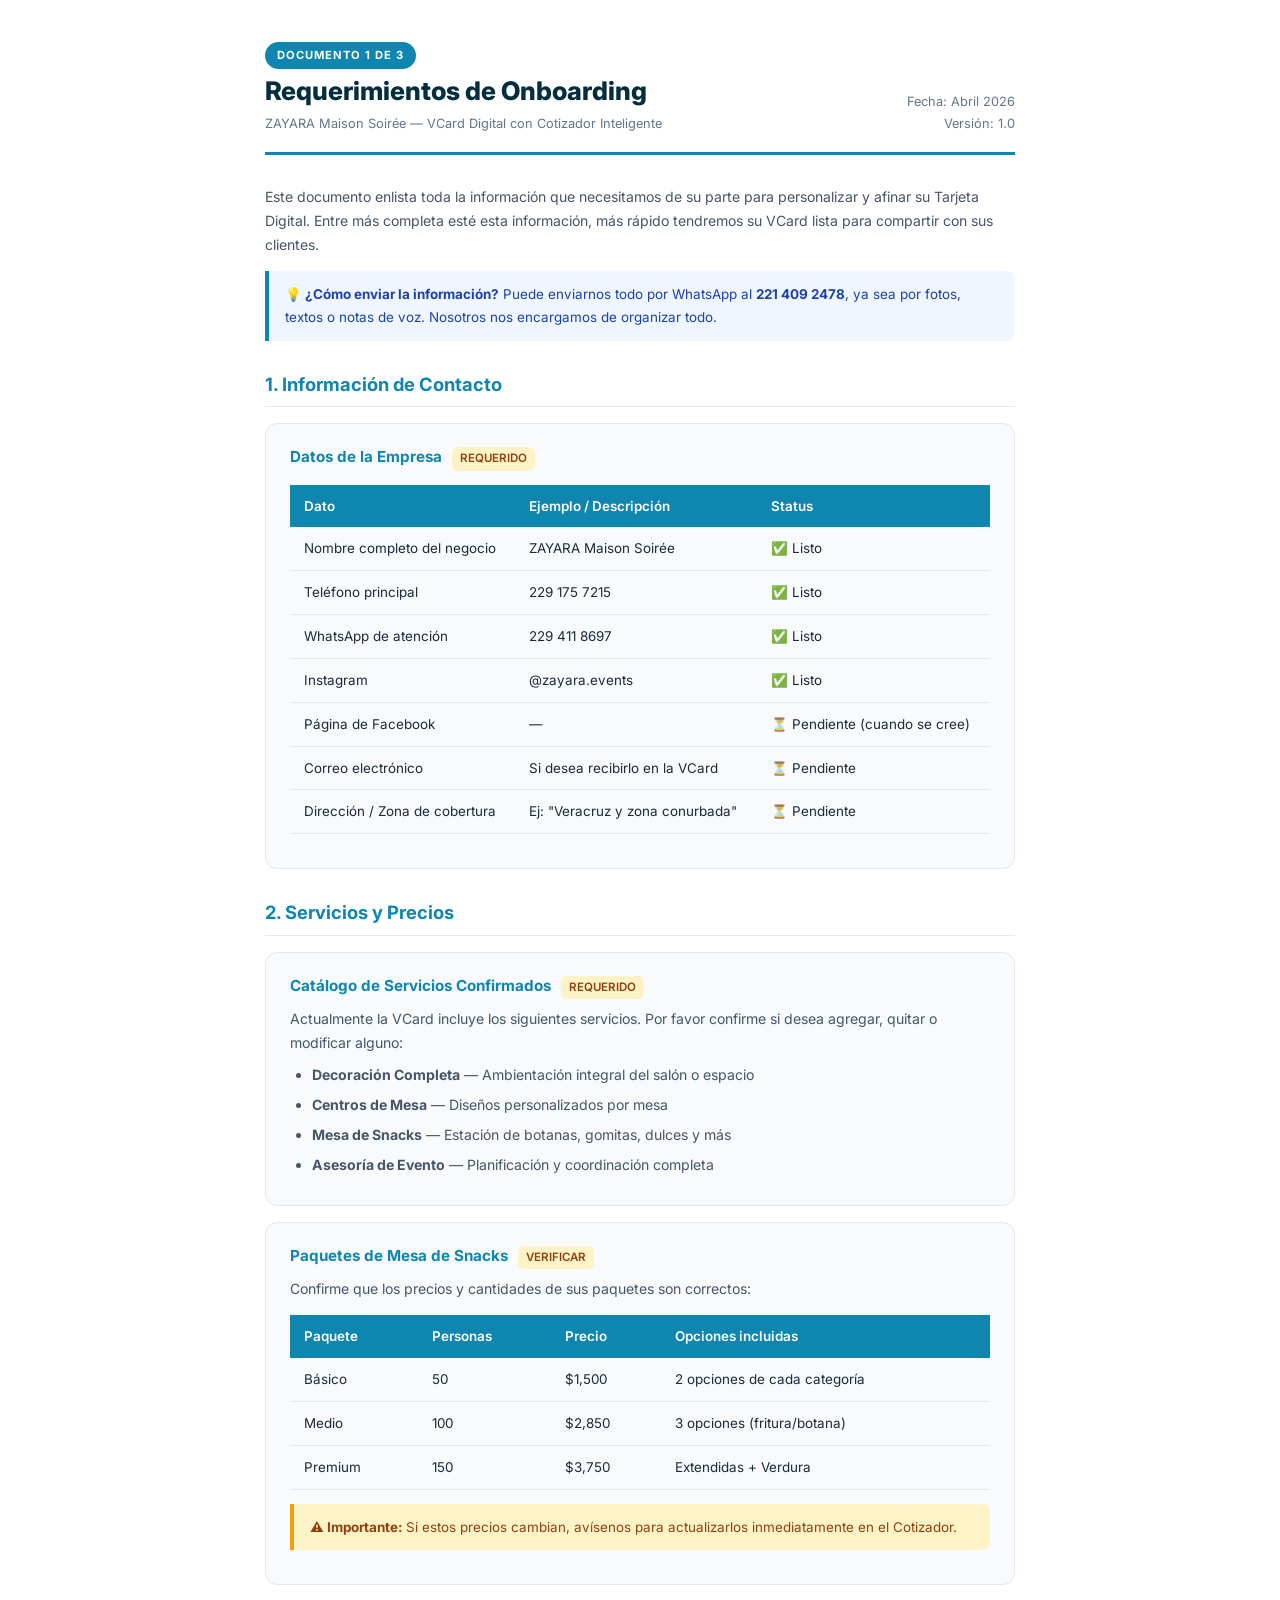
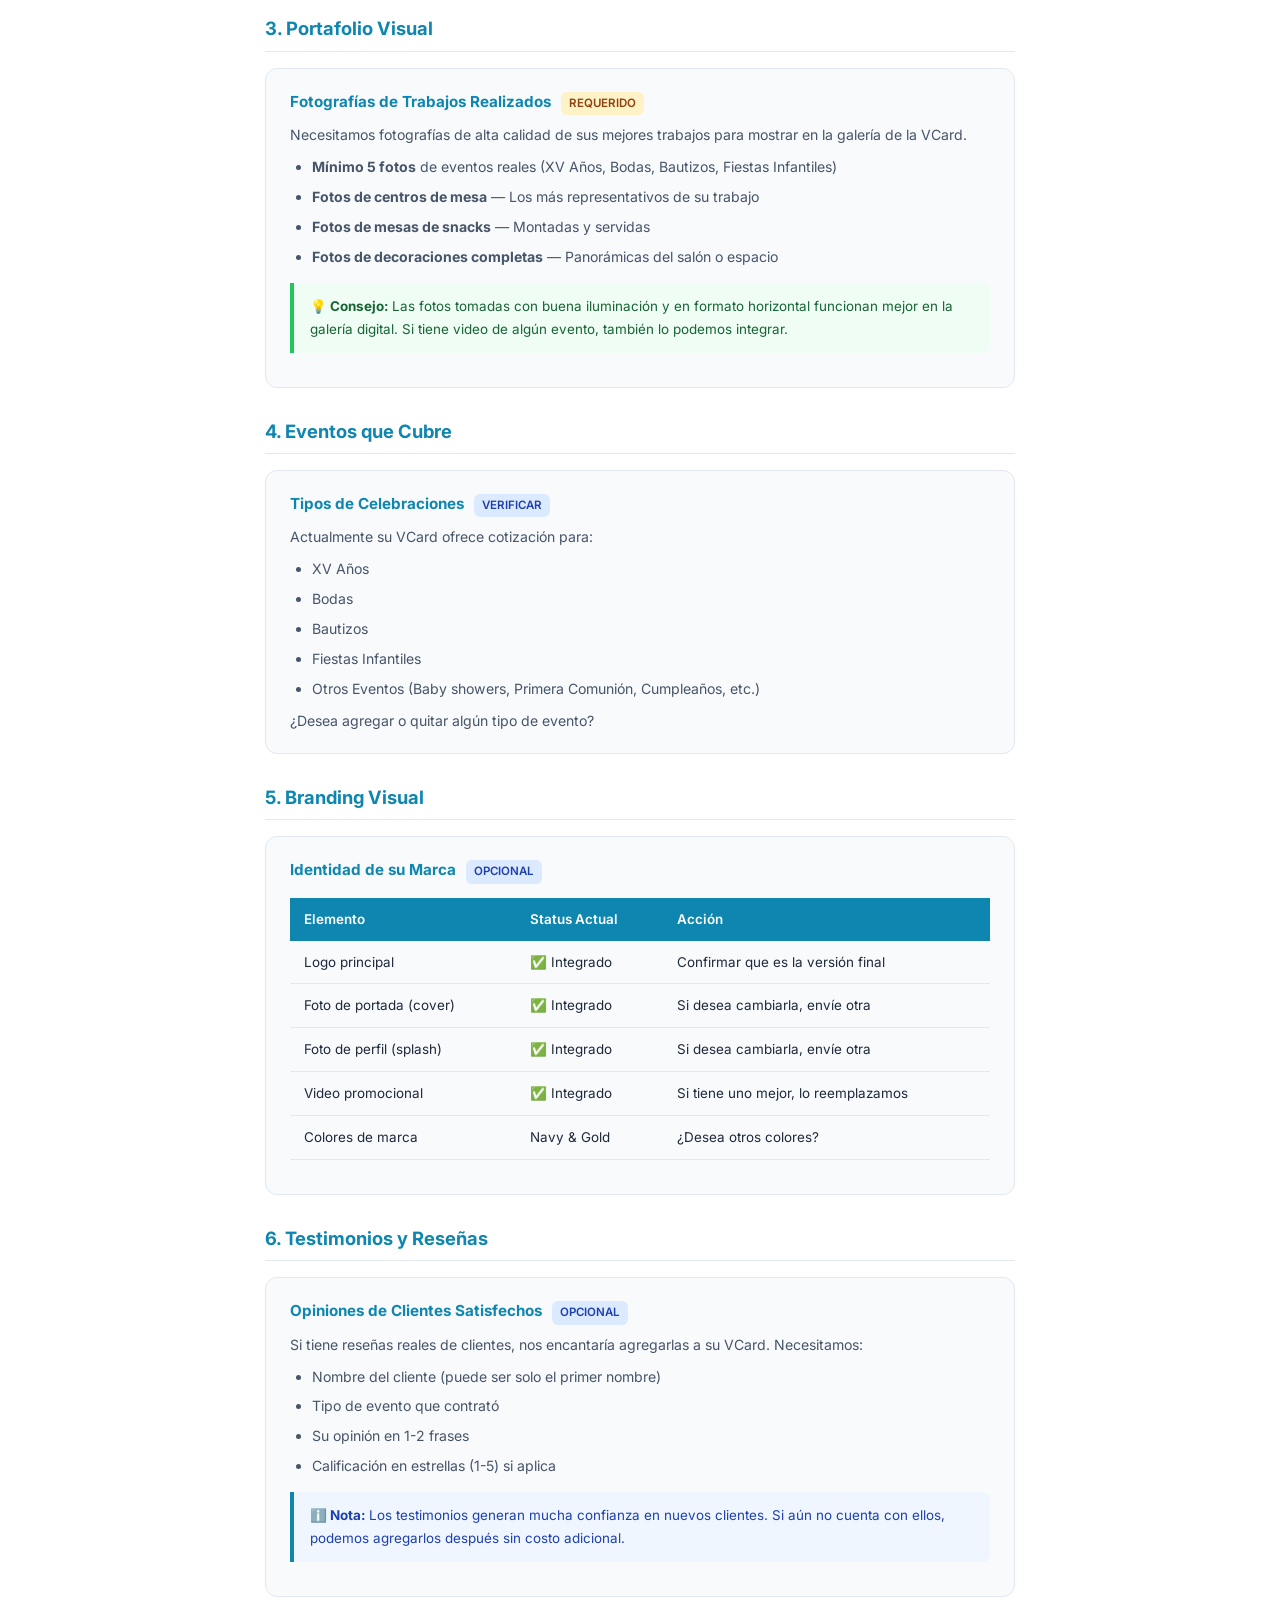
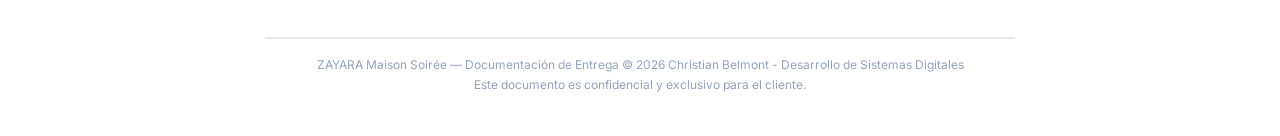
<file: Documentos_Cliente/01_Requerimientos_Onboarding.html>
<!DOCTYPE html>
<html lang="es">
<head>
<meta charset="UTF-8">
<title>ZAYARA Maison Soirée — Requerimientos de Onboarding</title>
<style>
  @import url('https://fonts.googleapis.com/css2?family=Inter:wght@300;400;600;700;800&display=swap');
  * { margin:0; padding:0; box-sizing:border-box; }
  @page { size: letter; margin: 2cm 2.5cm; }
  body { font-family:'Inter',sans-serif; color:#1e293b; line-height:1.7; padding:40px 50px; max-width:850px; margin:0 auto; }
  .header { border-bottom:3px solid #0e86b0; padding-bottom:18px; margin-bottom:30px; display:flex; justify-content:space-between; align-items:flex-end; }
  .header h1 { font-size:1.6rem; font-weight:800; color:#042d3d; }
  .header .sub { font-size:0.8rem; color:#64748b; }
  .badge { display:inline-block; background:#0e86b0; color:white; padding:4px 12px; border-radius:20px; font-size:0.7rem; font-weight:700; letter-spacing:1px; text-transform:uppercase; }
  h2 { font-size:1.15rem; font-weight:700; color:#0e86b0; margin:28px 0 12px; padding-bottom:6px; border-bottom:1px solid #e2e8f0; }
  h3 { font-size:0.95rem; font-weight:700; color:#334155; margin:18px 0 8px; }
  p, li { font-size:0.88rem; color:#475569; }
  ul, ol { padding-left:22px; margin:8px 0; }
  li { margin:6px 0; }
  .section-card { background:#f8fafc; border:1px solid #e2e8f0; border-radius:12px; padding:20px 24px; margin:16px 0; page-break-inside:avoid; }
  .section-card h3 { margin-top:0; color:#0e86b0; }
  .req-tag { display:inline-block; background:#fef3c7; color:#92400e; padding:2px 8px; border-radius:6px; font-size:0.72rem; font-weight:600; margin-left:6px; }
  .opt-tag { display:inline-block; background:#dbeafe; color:#1e40af; padding:2px 8px; border-radius:6px; font-size:0.72rem; font-weight:600; margin-left:6px; }
  .tip { background:#f0fdf4; border-left:4px solid #22c55e; padding:12px 16px; border-radius:0 8px 8px 0; margin:14px 0; font-size:0.84rem; color:#166534; }
  .warn { background:#fef3c7; border-left:4px solid #f59e0b; padding:12px 16px; border-radius:0 8px 8px 0; margin:14px 0; font-size:0.84rem; color:#92400e; }
  .note { background:#eff6ff; border-left:4px solid #0e86b0; padding:12px 16px; border-radius:0 8px 8px 0; margin:14px 0; font-size:0.84rem; color:#1e40af; }
  table { width:100%; border-collapse:collapse; margin:14px 0; font-size:0.84rem; }
  th { background:#0e86b0; color:white; padding:10px 14px; text-align:left; font-weight:600; }
  td { padding:10px 14px; border-bottom:1px solid #e2e8f0; }
  tr:nth-child(even) td { background:#f8fafc; }
  .footer { margin-top:40px; padding-top:16px; border-top:2px solid #e2e8f0; font-size:0.75rem; color:#94a3b8; text-align:center; }
  @media print { body { padding:0; } .section-card { break-inside:avoid; } }
</style>
</head>
<body>

  <div class="header">
    <div>
      <span class="badge">Documento 1 de 3</span>
      <h1>Requerimientos de Onboarding</h1>
      <p class="sub">ZAYARA Maison Soirée — VCard Digital con Cotizador Inteligente</p>
    </div>
    <div style="text-align:right;">
      <p class="sub">Fecha: Abril 2026</p>
      <p class="sub">Versión: 1.0</p>
    </div>
  </div>

  <p>Este documento enlista toda la información que necesitamos de su parte para personalizar y afinar su Tarjeta Digital. Entre más completa esté esta información, más rápido tendremos su VCard lista para compartir con sus clientes.</p>

  <div class="note">
    <strong>💡 ¿Cómo enviar la información?</strong> Puede enviarnos todo por WhatsApp al <strong>221 409 2478</strong>, ya sea por fotos, textos o notas de voz. Nosotros nos encargamos de organizar todo.
  </div>

  <!-- SECCIÓN 1 -->
  <h2>1. Información de Contacto</h2>
  <div class="section-card">
    <h3>Datos de la Empresa <span class="req-tag">REQUERIDO</span></h3>
    <table>
      <tr><th>Dato</th><th>Ejemplo / Descripción</th><th>Status</th></tr>
      <tr><td>Nombre completo del negocio</td><td>ZAYARA Maison Soirée</td><td>✅ Listo</td></tr>
      <tr><td>Teléfono principal</td><td>229 175 7215</td><td>✅ Listo</td></tr>
      <tr><td>WhatsApp de atención</td><td>229 411 8697</td><td>✅ Listo</td></tr>
      <tr><td>Instagram</td><td>@zayara.events</td><td>✅ Listo</td></tr>
      <tr><td>Página de Facebook</td><td>—</td><td>⏳ Pendiente (cuando se cree)</td></tr>
      <tr><td>Correo electrónico</td><td>Si desea recibirlo en la VCard</td><td>⏳ Pendiente</td></tr>
      <tr><td>Dirección / Zona de cobertura</td><td>Ej: "Veracruz y zona conurbada"</td><td>⏳ Pendiente</td></tr>
    </table>
  </div>

  <!-- SECCIÓN 2 -->
  <h2>2. Servicios y Precios</h2>
  <div class="section-card">
    <h3>Catálogo de Servicios Confirmados <span class="req-tag">REQUERIDO</span></h3>
    <p>Actualmente la VCard incluye los siguientes servicios. Por favor confirme si desea agregar, quitar o modificar alguno:</p>
    <ul>
      <li><strong>Decoración Completa</strong> — Ambientación integral del salón o espacio</li>
      <li><strong>Centros de Mesa</strong> — Diseños personalizados por mesa</li>
      <li><strong>Mesa de Snacks</strong> — Estación de botanas, gomitas, dulces y más</li>
      <li><strong>Asesoría de Evento</strong> — Planificación y coordinación completa</li>
    </ul>
  </div>

  <div class="section-card">
    <h3>Paquetes de Mesa de Snacks <span class="req-tag">VERIFICAR</span></h3>
    <p>Confirme que los precios y cantidades de sus paquetes son correctos:</p>
    <table>
      <tr><th>Paquete</th><th>Personas</th><th>Precio</th><th>Opciones incluidas</th></tr>
      <tr><td>Básico</td><td>50</td><td>$1,500</td><td>2 opciones de cada categoría</td></tr>
      <tr><td>Medio</td><td>100</td><td>$2,850</td><td>3 opciones (fritura/botana)</td></tr>
      <tr><td>Premium</td><td>150</td><td>$3,750</td><td>Extendidas + Verdura</td></tr>
    </table>
    <div class="warn">
      <strong>⚠️ Importante:</strong> Si estos precios cambian, avísenos para actualizarlos inmediatamente en el Cotizador.
    </div>
  </div>

  <!-- SECCIÓN 3 -->
  <h2>3. Portafolio Visual</h2>
  <div class="section-card">
    <h3>Fotografías de Trabajos Realizados <span class="req-tag">REQUERIDO</span></h3>
    <p>Necesitamos fotografías de alta calidad de sus mejores trabajos para mostrar en la galería de la VCard.</p>
    <ul>
      <li><strong>Mínimo 5 fotos</strong> de eventos reales (XV Años, Bodas, Bautizos, Fiestas Infantiles)</li>
      <li><strong>Fotos de centros de mesa</strong> — Los más representativos de su trabajo</li>
      <li><strong>Fotos de mesas de snacks</strong> — Montadas y servidas</li>
      <li><strong>Fotos de decoraciones completas</strong> — Panorámicas del salón o espacio</li>
    </ul>
    <div class="tip">
      <strong>💡 Consejo:</strong> Las fotos tomadas con buena iluminación y en formato horizontal funcionan mejor en la galería digital. Si tiene video de algún evento, también lo podemos integrar.
    </div>
  </div>

  <!-- SECCIÓN 4 -->
  <h2>4. Eventos que Cubre</h2>
  <div class="section-card">
    <h3>Tipos de Celebraciones <span class="opt-tag">VERIFICAR</span></h3>
    <p>Actualmente su VCard ofrece cotización para:</p>
    <ul>
      <li>XV Años</li>
      <li>Bodas</li>
      <li>Bautizos</li>
      <li>Fiestas Infantiles</li>
      <li>Otros Eventos (Baby showers, Primera Comunión, Cumpleaños, etc.)</li>
    </ul>
    <p>¿Desea agregar o quitar algún tipo de evento?</p>
  </div>

  <!-- SECCIÓN 5 -->
  <h2>5. Branding Visual</h2>
  <div class="section-card">
    <h3>Identidad de su Marca <span class="opt-tag">OPCIONAL</span></h3>
    <table>
      <tr><th>Elemento</th><th>Status Actual</th><th>Acción</th></tr>
      <tr><td>Logo principal</td><td>✅ Integrado</td><td>Confirmar que es la versión final</td></tr>
      <tr><td>Foto de portada (cover)</td><td>✅ Integrado</td><td>Si desea cambiarla, envíe otra</td></tr>
      <tr><td>Foto de perfil (splash)</td><td>✅ Integrado</td><td>Si desea cambiarla, envíe otra</td></tr>
      <tr><td>Video promocional</td><td>✅ Integrado</td><td>Si tiene uno mejor, lo reemplazamos</td></tr>
      <tr><td>Colores de marca</td><td>Navy & Gold</td><td>¿Desea otros colores?</td></tr>
    </table>
  </div>

  <!-- SECCIÓN 6 -->
  <h2>6. Testimonios y Reseñas</h2>
  <div class="section-card">
    <h3>Opiniones de Clientes Satisfechos <span class="opt-tag">OPCIONAL</span></h3>
    <p>Si tiene reseñas reales de clientes, nos encantaría agregarlas a su VCard. Necesitamos:</p>
    <ul>
      <li>Nombre del cliente (puede ser solo el primer nombre)</li>
      <li>Tipo de evento que contrató</li>
      <li>Su opinión en 1-2 frases</li>
      <li>Calificación en estrellas (1-5) si aplica</li>
    </ul>
    <div class="note">
      <strong>ℹ️ Nota:</strong> Los testimonios generan mucha confianza en nuevos clientes. Si aún no cuenta con ellos, podemos agregarlos después sin costo adicional.
    </div>
  </div>

  <div class="footer">
    ZAYARA Maison Soirée — Documentación de Entrega &copy; 2026 Christian Belmont - Desarrollo de Sistemas Digitales<br>
    Este documento es confidencial y exclusivo para el cliente.
  </div>
</body>
</html>
</file>
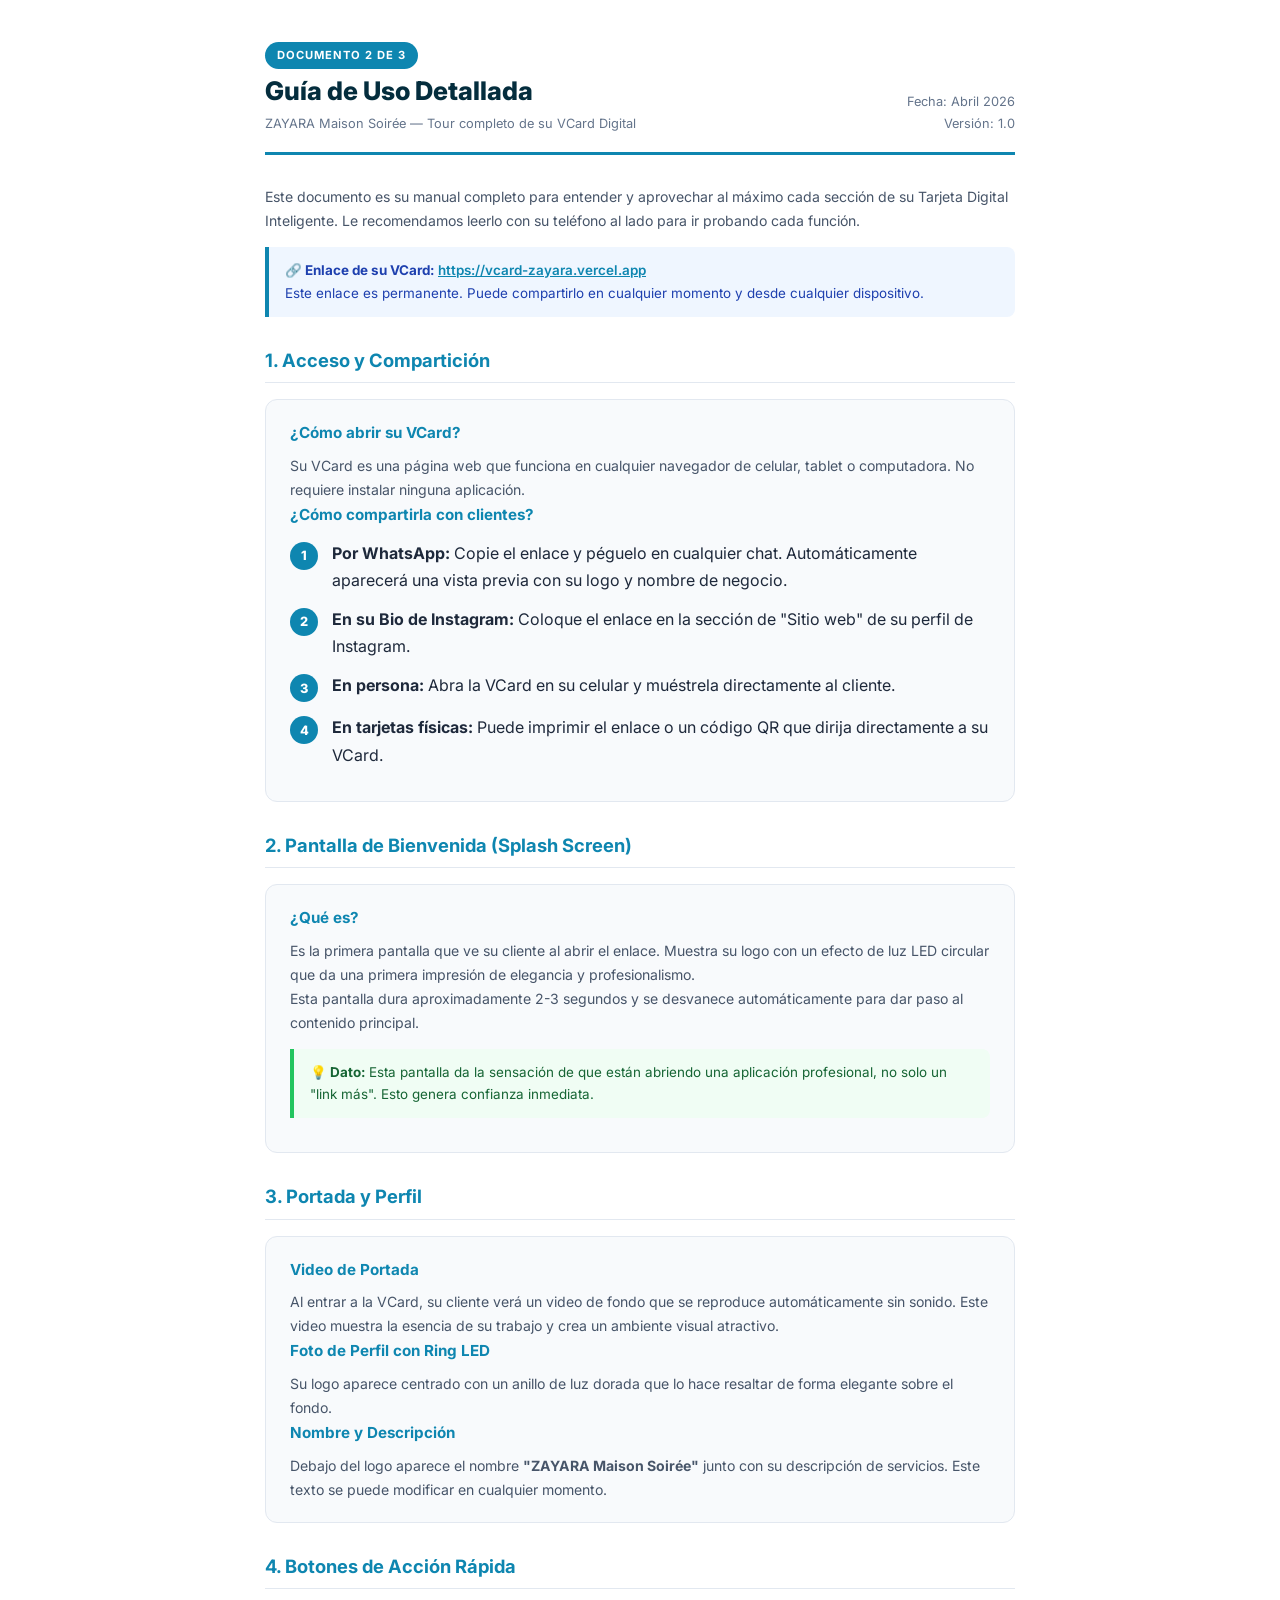
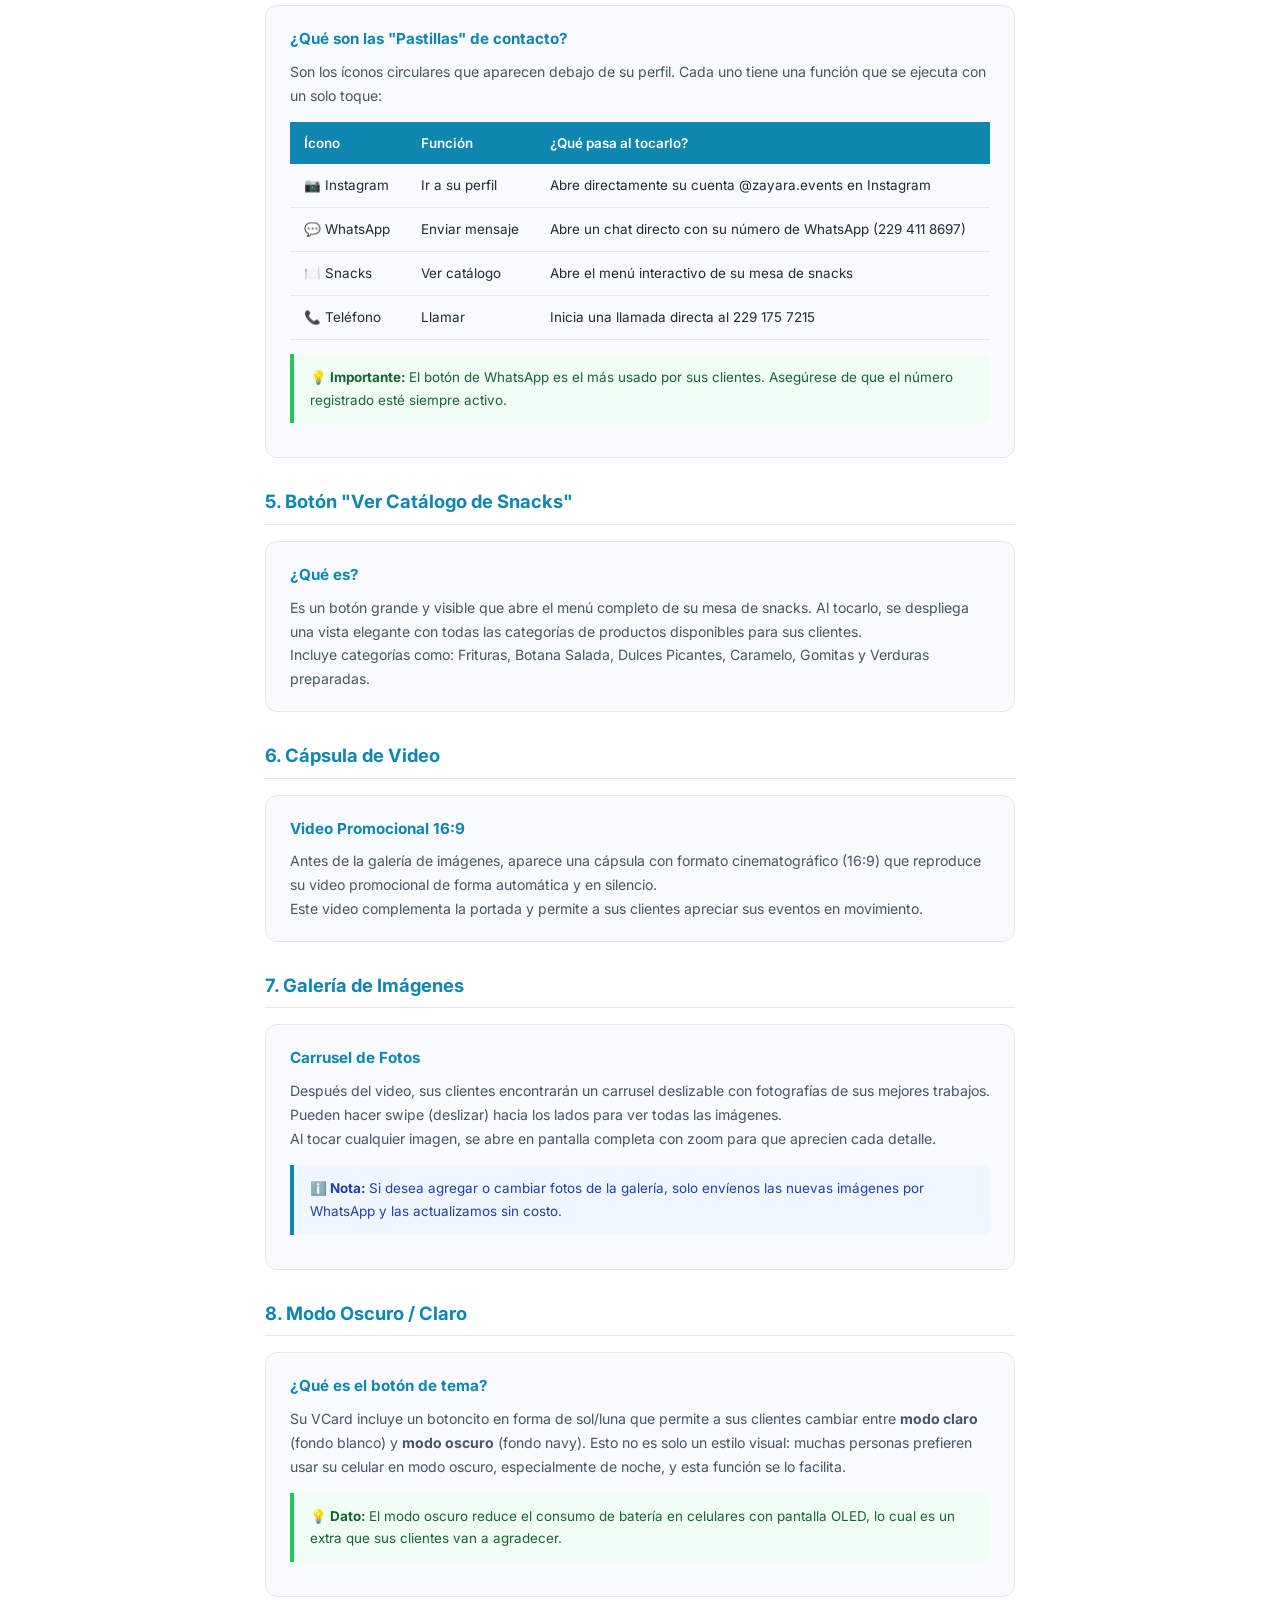
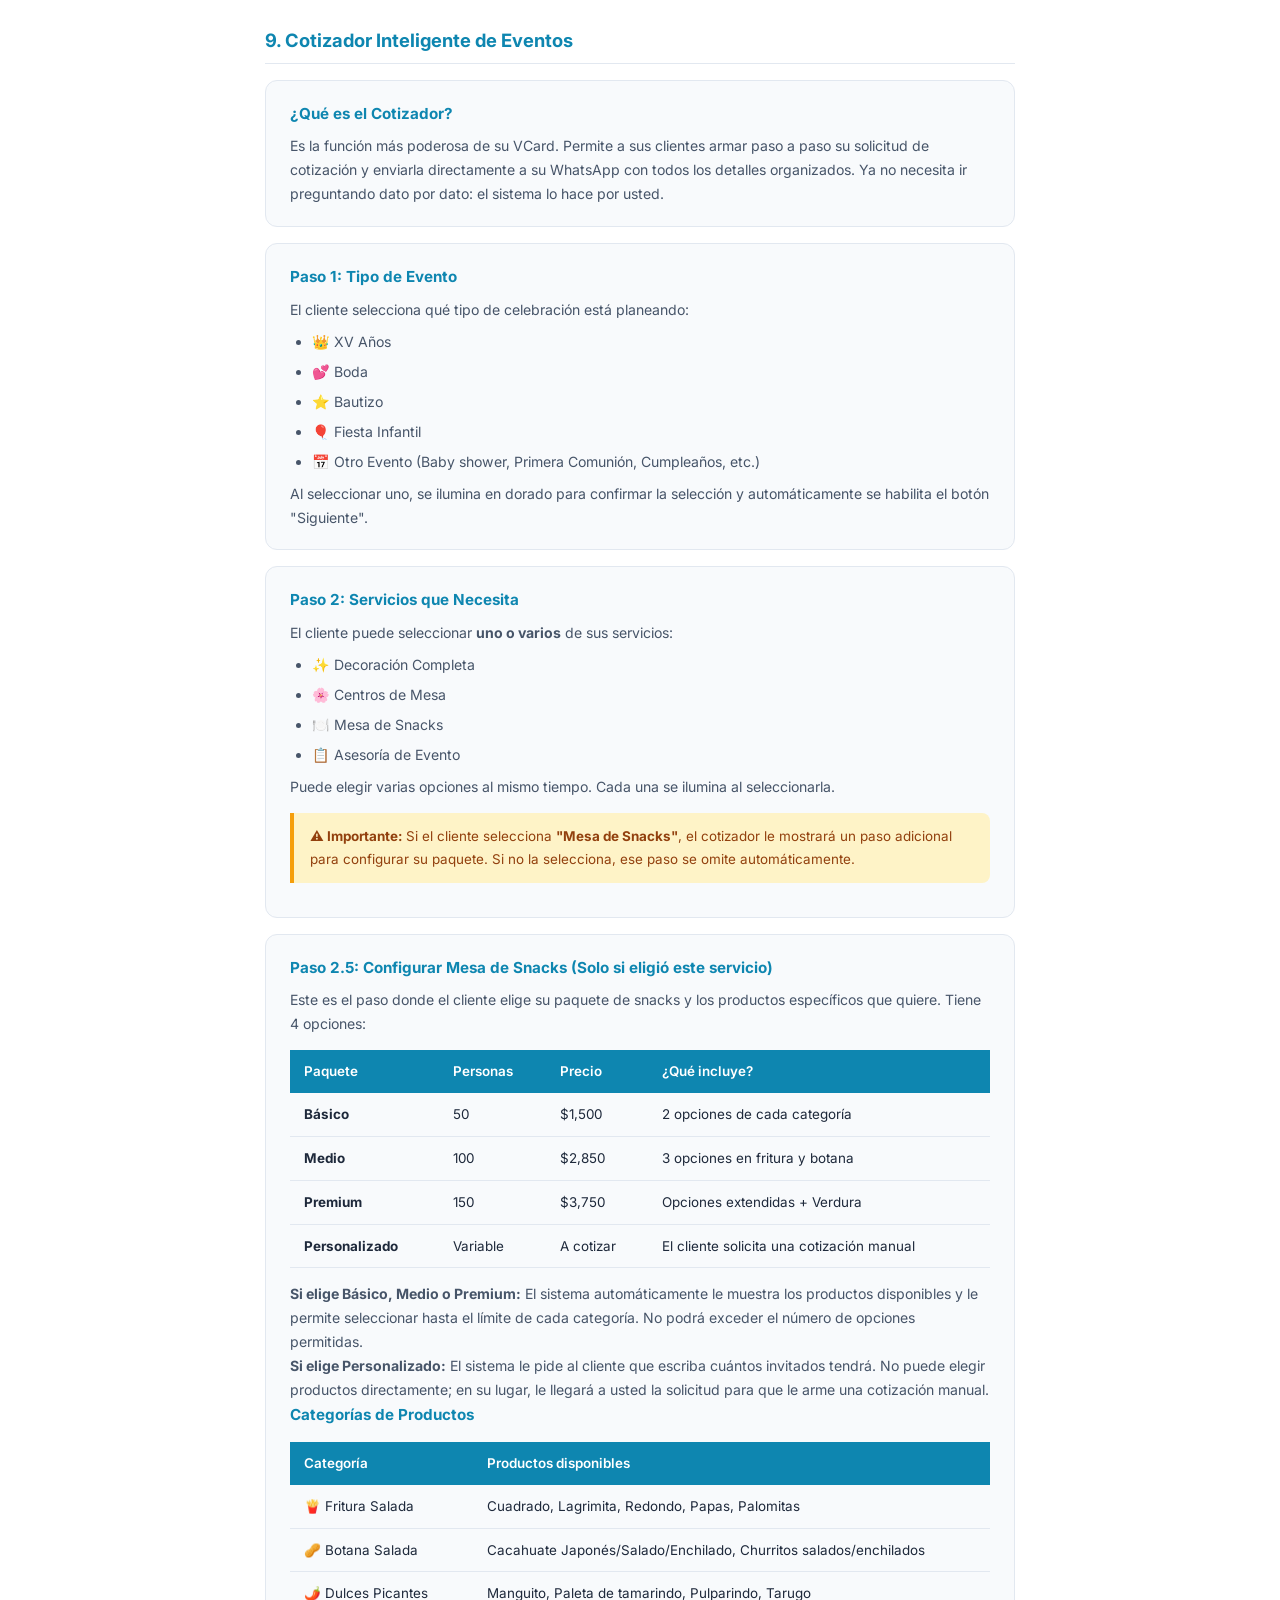
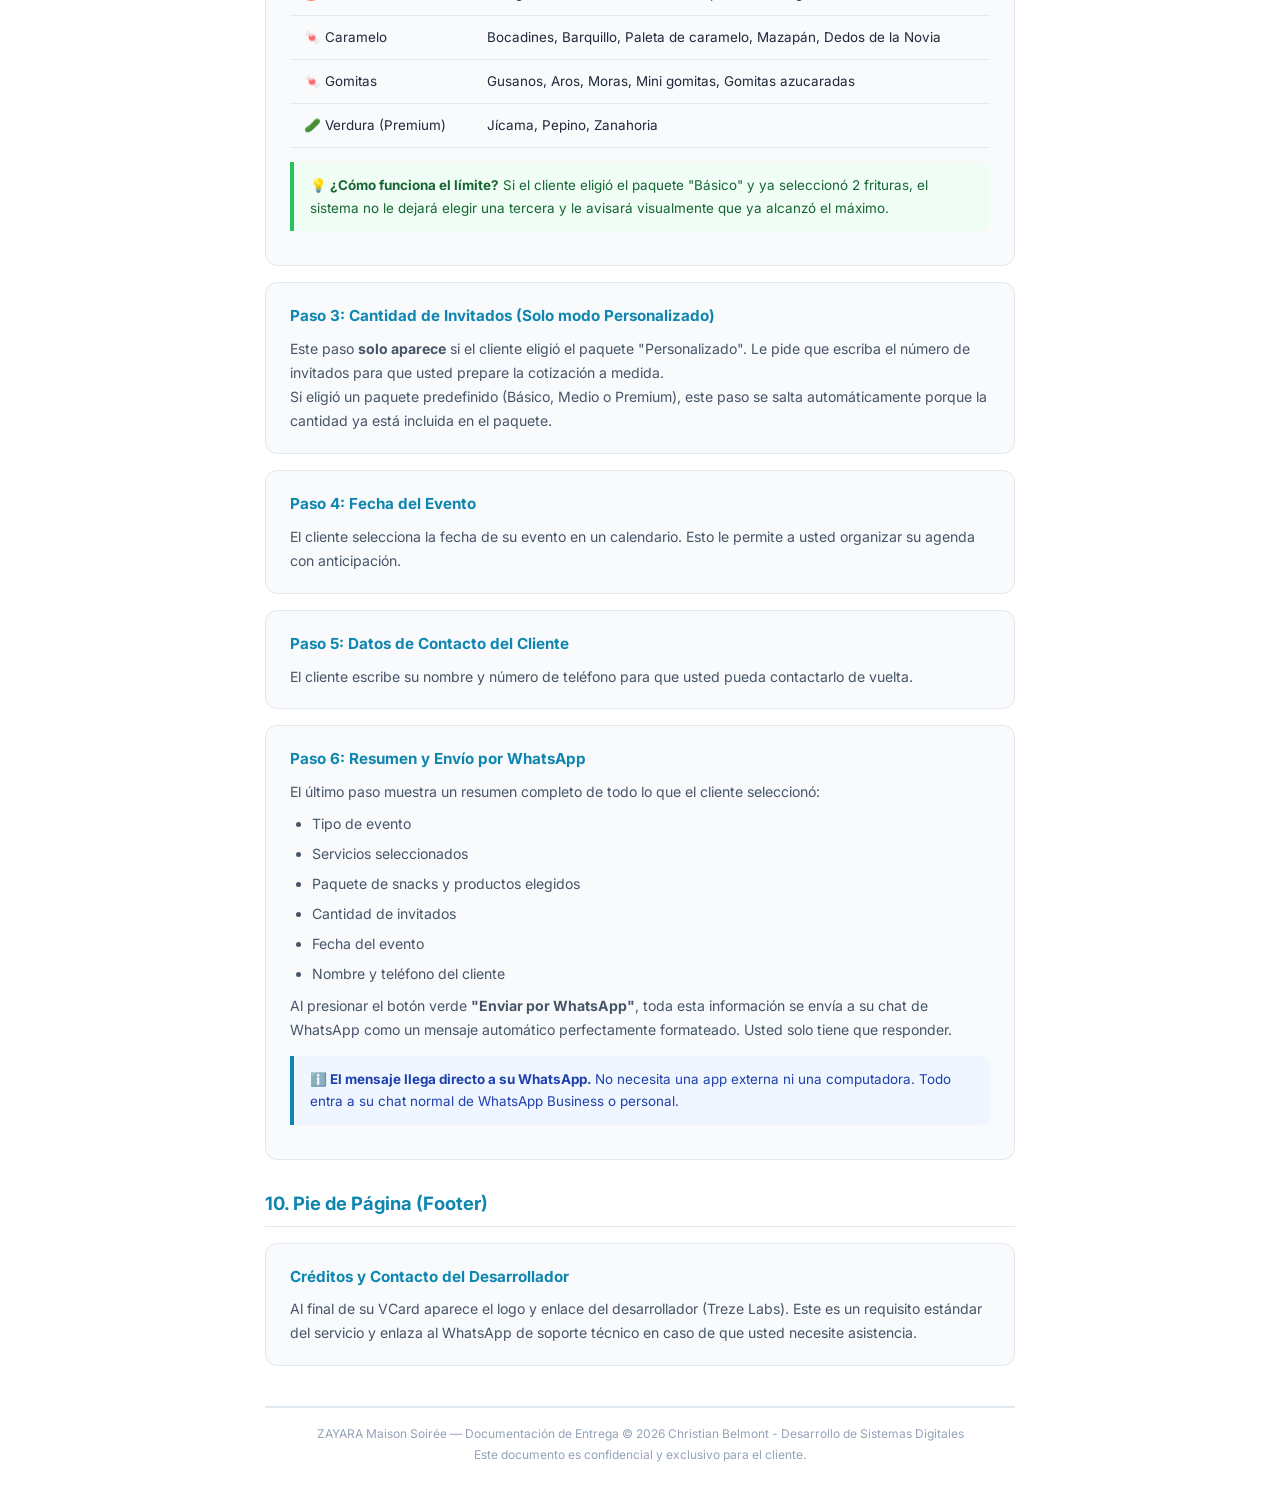
<file: Documentos_Cliente/02_Guia_de_Uso_Detallada.html>
<!DOCTYPE html>
<html lang="es">
<head>
<meta charset="UTF-8">
<title>ZAYARA Maison Soirée — Guía de Uso Detallada</title>
<style>
  @import url('https://fonts.googleapis.com/css2?family=Inter:wght@300;400;600;700;800&display=swap');
  * { margin:0; padding:0; box-sizing:border-box; }
  @page { size: letter; margin: 2cm 2.5cm; }
  body { font-family:'Inter',sans-serif; color:#1e293b; line-height:1.7; padding:40px 50px; max-width:850px; margin:0 auto; }
  .header { border-bottom:3px solid #0e86b0; padding-bottom:18px; margin-bottom:30px; display:flex; justify-content:space-between; align-items:flex-end; }
  .header h1 { font-size:1.6rem; font-weight:800; color:#042d3d; }
  .header .sub { font-size:0.8rem; color:#64748b; }
  .badge { display:inline-block; background:#0e86b0; color:white; padding:4px 12px; border-radius:20px; font-size:0.7rem; font-weight:700; letter-spacing:1px; text-transform:uppercase; }
  h2 { font-size:1.15rem; font-weight:700; color:#0e86b0; margin:28px 0 12px; padding-bottom:6px; border-bottom:1px solid #e2e8f0; }
  h3 { font-size:0.95rem; font-weight:700; color:#334155; margin:18px 0 8px; }
  p, li { font-size:0.88rem; color:#475569; }
  ul, ol { padding-left:22px; margin:8px 0; }
  li { margin:6px 0; }
  .section-card { background:#f8fafc; border:1px solid #e2e8f0; border-radius:12px; padding:20px 24px; margin:16px 0; page-break-inside:avoid; }
  .section-card h3 { margin-top:0; color:#0e86b0; }
  .step { display:flex; gap:14px; margin:12px 0; align-items:flex-start; }
  .step-num { background:#0e86b0; color:white; width:28px; height:28px; border-radius:50%; display:flex; align-items:center; justify-content:center; font-weight:800; font-size:0.8rem; flex-shrink:0; margin-top:2px; }
  .step-text { flex:1; }
  .tip { background:#f0fdf4; border-left:4px solid #22c55e; padding:12px 16px; border-radius:0 8px 8px 0; margin:14px 0; font-size:0.84rem; color:#166534; }
  .warn { background:#fef3c7; border-left:4px solid #f59e0b; padding:12px 16px; border-radius:0 8px 8px 0; margin:14px 0; font-size:0.84rem; color:#92400e; }
  .note { background:#eff6ff; border-left:4px solid #0e86b0; padding:12px 16px; border-radius:0 8px 8px 0; margin:14px 0; font-size:0.84rem; color:#1e40af; }
  table { width:100%; border-collapse:collapse; margin:14px 0; font-size:0.84rem; }
  th { background:#0e86b0; color:white; padding:10px 14px; text-align:left; font-weight:600; }
  td { padding:10px 14px; border-bottom:1px solid #e2e8f0; }
  tr:nth-child(even) td { background:#f8fafc; }
  .footer { margin-top:40px; padding-top:16px; border-top:2px solid #e2e8f0; font-size:0.75rem; color:#94a3b8; text-align:center; }
  @media print { body { padding:0; } .section-card { break-inside:avoid; } }
</style>
</head>
<body>

  <div class="header">
    <div>
      <span class="badge">Documento 2 de 3</span>
      <h1>Guía de Uso Detallada</h1>
      <p class="sub">ZAYARA Maison Soirée — Tour completo de su VCard Digital</p>
    </div>
    <div style="text-align:right;">
      <p class="sub">Fecha: Abril 2026</p>
      <p class="sub">Versión: 1.0</p>
    </div>
  </div>

  <p>Este documento es su manual completo para entender y aprovechar al máximo cada sección de su Tarjeta Digital Inteligente. Le recomendamos leerlo con su teléfono al lado para ir probando cada función.</p>

  <div class="note">
    <strong>🔗 Enlace de su VCard:</strong> <a href="https://vcard-zayara.vercel.app" style="color:#0e86b0; font-weight:600;">https://vcard-zayara.vercel.app</a><br>
    Este enlace es permanente. Puede compartirlo en cualquier momento y desde cualquier dispositivo.
  </div>

  <!-- SECCIÓN 1 -->
  <h2>1. Acceso y Compartición</h2>
  <div class="section-card">
    <h3>¿Cómo abrir su VCard?</h3>
    <p>Su VCard es una página web que funciona en cualquier navegador de celular, tablet o computadora. No requiere instalar ninguna aplicación.</p>
    
    <h3>¿Cómo compartirla con clientes?</h3>
    <div class="step">
      <div class="step-num">1</div>
      <div class="step-text"><strong>Por WhatsApp:</strong> Copie el enlace y péguelo en cualquier chat. Automáticamente aparecerá una vista previa con su logo y nombre de negocio.</div>
    </div>
    <div class="step">
      <div class="step-num">2</div>
      <div class="step-text"><strong>En su Bio de Instagram:</strong> Coloque el enlace en la sección de "Sitio web" de su perfil de Instagram.</div>
    </div>
    <div class="step">
      <div class="step-num">3</div>
      <div class="step-text"><strong>En persona:</strong> Abra la VCard en su celular y muéstrela directamente al cliente.</div>
    </div>
    <div class="step">
      <div class="step-num">4</div>
      <div class="step-text"><strong>En tarjetas físicas:</strong> Puede imprimir el enlace o un código QR que dirija directamente a su VCard.</div>
    </div>
  </div>

  <!-- SECCIÓN 2 -->
  <h2>2. Pantalla de Bienvenida (Splash Screen)</h2>
  <div class="section-card">
    <h3>¿Qué es?</h3>
    <p>Es la primera pantalla que ve su cliente al abrir el enlace. Muestra su logo con un efecto de luz LED circular que da una primera impresión de elegancia y profesionalismo.</p>
    <p>Esta pantalla dura aproximadamente 2-3 segundos y se desvanece automáticamente para dar paso al contenido principal.</p>
    <div class="tip">
      <strong>💡 Dato:</strong> Esta pantalla da la sensación de que están abriendo una aplicación profesional, no solo un "link más". Esto genera confianza inmediata.
    </div>
  </div>

  <!-- SECCIÓN 3 -->
  <h2>3. Portada y Perfil</h2>
  <div class="section-card">
    <h3>Video de Portada</h3>
    <p>Al entrar a la VCard, su cliente verá un video de fondo que se reproduce automáticamente sin sonido. Este video muestra la esencia de su trabajo y crea un ambiente visual atractivo.</p>
    
    <h3>Foto de Perfil con Ring LED</h3>
    <p>Su logo aparece centrado con un anillo de luz dorada que lo hace resaltar de forma elegante sobre el fondo.</p>
    
    <h3>Nombre y Descripción</h3>
    <p>Debajo del logo aparece el nombre <strong>"ZAYARA Maison Soirée"</strong> junto con su descripción de servicios. Este texto se puede modificar en cualquier momento.</p>
  </div>

  <!-- SECCIÓN 4 -->
  <h2>4. Botones de Acción Rápida</h2>
  <div class="section-card">
    <h3>¿Qué son las "Pastillas" de contacto?</h3>
    <p>Son los íconos circulares que aparecen debajo de su perfil. Cada uno tiene una función que se ejecuta con un solo toque:</p>
    <table>
      <tr><th>Ícono</th><th>Función</th><th>¿Qué pasa al tocarlo?</th></tr>
      <tr><td>📷 Instagram</td><td>Ir a su perfil</td><td>Abre directamente su cuenta @zayara.events en Instagram</td></tr>
      <tr><td>💬 WhatsApp</td><td>Enviar mensaje</td><td>Abre un chat directo con su número de WhatsApp (229 411 8697)</td></tr>
      <tr><td>🍽️ Snacks</td><td>Ver catálogo</td><td>Abre el menú interactivo de su mesa de snacks</td></tr>
      <tr><td>📞 Teléfono</td><td>Llamar</td><td>Inicia una llamada directa al 229 175 7215</td></tr>
    </table>
    <div class="tip">
      <strong>💡 Importante:</strong> El botón de WhatsApp es el más usado por sus clientes. Asegúrese de que el número registrado esté siempre activo.
    </div>
  </div>

  <!-- SECCIÓN 5 -->
  <h2>5. Botón "Ver Catálogo de Snacks"</h2>
  <div class="section-card">
    <h3>¿Qué es?</h3>
    <p>Es un botón grande y visible que abre el menú completo de su mesa de snacks. Al tocarlo, se despliega una vista elegante con todas las categorías de productos disponibles para sus clientes.</p>
    <p>Incluye categorías como: Frituras, Botana Salada, Dulces Picantes, Caramelo, Gomitas y Verduras preparadas.</p>
  </div>

  <!-- SECCIÓN 6 -->
  <h2>6. Cápsula de Video</h2>
  <div class="section-card">
    <h3>Video Promocional 16:9</h3>
    <p>Antes de la galería de imágenes, aparece una cápsula con formato cinematográfico (16:9) que reproduce su video promocional de forma automática y en silencio.</p>
    <p>Este video complementa la portada y permite a sus clientes apreciar sus eventos en movimiento.</p>
  </div>

  <!-- SECCIÓN 7 -->
  <h2>7. Galería de Imágenes</h2>
  <div class="section-card">
    <h3>Carrusel de Fotos</h3>
    <p>Después del video, sus clientes encontrarán un carrusel deslizable con fotografías de sus mejores trabajos. Pueden hacer swipe (deslizar) hacia los lados para ver todas las imágenes.</p>
    <p>Al tocar cualquier imagen, se abre en pantalla completa con zoom para que aprecien cada detalle.</p>
    <div class="note">
      <strong>ℹ️ Nota:</strong> Si desea agregar o cambiar fotos de la galería, solo envíenos las nuevas imágenes por WhatsApp y las actualizamos sin costo.
    </div>
  </div>

  <!-- SECCIÓN 8 -->
  <h2>8. Modo Oscuro / Claro</h2>
  <div class="section-card">
    <h3>¿Qué es el botón de tema?</h3>
    <p>Su VCard incluye un botoncito en forma de sol/luna que permite a sus clientes cambiar entre <strong>modo claro</strong> (fondo blanco) y <strong>modo oscuro</strong> (fondo navy). Esto no es solo un estilo visual: muchas personas prefieren usar su celular en modo oscuro, especialmente de noche, y esta función se lo facilita.</p>
    <div class="tip">
      <strong>💡 Dato:</strong> El modo oscuro reduce el consumo de batería en celulares con pantalla OLED, lo cual es un extra que sus clientes van a agradecer.
    </div>
  </div>

  <!-- SECCIÓN 9 — EL COTIZADOR -->
  <h2>9. Cotizador Inteligente de Eventos</h2>
  <div class="section-card">
    <h3>¿Qué es el Cotizador?</h3>
    <p>Es la función más poderosa de su VCard. Permite a sus clientes armar paso a paso su solicitud de cotización y enviarla directamente a su WhatsApp con todos los detalles organizados. Ya no necesita ir preguntando dato por dato: el sistema lo hace por usted.</p>
  </div>

  <div class="section-card">
    <h3>Paso 1: Tipo de Evento</h3>
    <p>El cliente selecciona qué tipo de celebración está planeando:</p>
    <ul>
      <li>👑 XV Años</li>
      <li>💕 Boda</li>
      <li>⭐ Bautizo</li>
      <li>🎈 Fiesta Infantil</li>
      <li>📅 Otro Evento (Baby shower, Primera Comunión, Cumpleaños, etc.)</li>
    </ul>
    <p>Al seleccionar uno, se ilumina en dorado para confirmar la selección y automáticamente se habilita el botón "Siguiente".</p>
  </div>

  <div class="section-card">
    <h3>Paso 2: Servicios que Necesita</h3>
    <p>El cliente puede seleccionar <strong>uno o varios</strong> de sus servicios:</p>
    <ul>
      <li>✨ Decoración Completa</li>
      <li>🌸 Centros de Mesa</li>
      <li>🍽️ Mesa de Snacks</li>
      <li>📋 Asesoría de Evento</li>
    </ul>
    <p>Puede elegir varias opciones al mismo tiempo. Cada una se ilumina al seleccionarla.</p>
    <div class="warn">
      <strong>⚠️ Importante:</strong> Si el cliente selecciona <strong>"Mesa de Snacks"</strong>, el cotizador le mostrará un paso adicional para configurar su paquete. Si no la selecciona, ese paso se omite automáticamente.
    </div>
  </div>

  <div class="section-card">
    <h3>Paso 2.5: Configurar Mesa de Snacks (Solo si eligió este servicio)</h3>
    <p>Este es el paso donde el cliente elige su paquete de snacks y los productos específicos que quiere. Tiene 4 opciones:</p>
    
    <table>
      <tr><th>Paquete</th><th>Personas</th><th>Precio</th><th>¿Qué incluye?</th></tr>
      <tr><td><strong>Básico</strong></td><td>50</td><td>$1,500</td><td>2 opciones de cada categoría</td></tr>
      <tr><td><strong>Medio</strong></td><td>100</td><td>$2,850</td><td>3 opciones en fritura y botana</td></tr>
      <tr><td><strong>Premium</strong></td><td>150</td><td>$3,750</td><td>Opciones extendidas + Verdura</td></tr>
      <tr><td><strong>Personalizado</strong></td><td>Variable</td><td>A cotizar</td><td>El cliente solicita una cotización manual</td></tr>
    </table>

    <p><strong>Si elige Básico, Medio o Premium:</strong> El sistema automáticamente le muestra los productos disponibles y le permite seleccionar hasta el límite de cada categoría. No podrá exceder el número de opciones permitidas.</p>
    
    <p><strong>Si elige Personalizado:</strong> El sistema le pide al cliente que escriba cuántos invitados tendrá. No puede elegir productos directamente; en su lugar, le llegará a usted la solicitud para que le arme una cotización manual.</p>

    <h3>Categorías de Productos</h3>
    <table>
      <tr><th>Categoría</th><th>Productos disponibles</th></tr>
      <tr><td>🍟 Fritura Salada</td><td>Cuadrado, Lagrimita, Redondo, Papas, Palomitas</td></tr>
      <tr><td>🥜 Botana Salada</td><td>Cacahuate Japonés/Salado/Enchilado, Churritos salados/enchilados</td></tr>
      <tr><td>🌶️ Dulces Picantes</td><td>Manguito, Paleta de tamarindo, Pulparindo, Tarugo</td></tr>
      <tr><td>🍬 Caramelo</td><td>Bocadines, Barquillo, Paleta de caramelo, Mazapán, Dedos de la Novia</td></tr>
      <tr><td>🍬 Gomitas</td><td>Gusanos, Aros, Moras, Mini gomitas, Gomitas azucaradas</td></tr>
      <tr><td>🥒 Verdura (Premium)</td><td>Jícama, Pepino, Zanahoria</td></tr>
    </table>

    <div class="tip">
      <strong>💡 ¿Cómo funciona el límite?</strong> Si el cliente eligió el paquete "Básico" y ya seleccionó 2 frituras, el sistema no le dejará elegir una tercera y le avisará visualmente que ya alcanzó el máximo.
    </div>
  </div>

  <div class="section-card">
    <h3>Paso 3: Cantidad de Invitados (Solo modo Personalizado)</h3>
    <p>Este paso <strong>solo aparece</strong> si el cliente eligió el paquete "Personalizado". Le pide que escriba el número de invitados para que usted prepare la cotización a medida.</p>
    <p>Si eligió un paquete predefinido (Básico, Medio o Premium), este paso se salta automáticamente porque la cantidad ya está incluida en el paquete.</p>
  </div>

  <div class="section-card">
    <h3>Paso 4: Fecha del Evento</h3>
    <p>El cliente selecciona la fecha de su evento en un calendario. Esto le permite a usted organizar su agenda con anticipación.</p>
  </div>

  <div class="section-card">
    <h3>Paso 5: Datos de Contacto del Cliente</h3>
    <p>El cliente escribe su nombre y número de teléfono para que usted pueda contactarlo de vuelta.</p>
  </div>

  <div class="section-card">
    <h3>Paso 6: Resumen y Envío por WhatsApp</h3>
    <p>El último paso muestra un resumen completo de todo lo que el cliente seleccionó:</p>
    <ul>
      <li>Tipo de evento</li>
      <li>Servicios seleccionados</li>
      <li>Paquete de snacks y productos elegidos</li>
      <li>Cantidad de invitados</li>
      <li>Fecha del evento</li>
      <li>Nombre y teléfono del cliente</li>
    </ul>
    <p>Al presionar el botón verde <strong>"Enviar por WhatsApp"</strong>, toda esta información se envía a su chat de WhatsApp como un mensaje automático perfectamente formateado. Usted solo tiene que responder.</p>
    <div class="note">
      <strong>ℹ️ El mensaje llega directo a su WhatsApp.</strong> No necesita una app externa ni una computadora. Todo entra a su chat normal de WhatsApp Business o personal.
    </div>
  </div>

  <!-- SECCIÓN 10 -->
  <h2>10. Pie de Página (Footer)</h2>
  <div class="section-card">
    <h3>Créditos y Contacto del Desarrollador</h3>
    <p>Al final de su VCard aparece el logo y enlace del desarrollador (Treze Labs). Este es un requisito estándar del servicio y enlaza al WhatsApp de soporte técnico en caso de que usted necesite asistencia.</p>
  </div>

  <div class="footer">
    ZAYARA Maison Soirée — Documentación de Entrega &copy; 2026 Christian Belmont - Desarrollo de Sistemas Digitales<br>
    Este documento es confidencial y exclusivo para el cliente.
  </div>
</body>
</html>
</file>
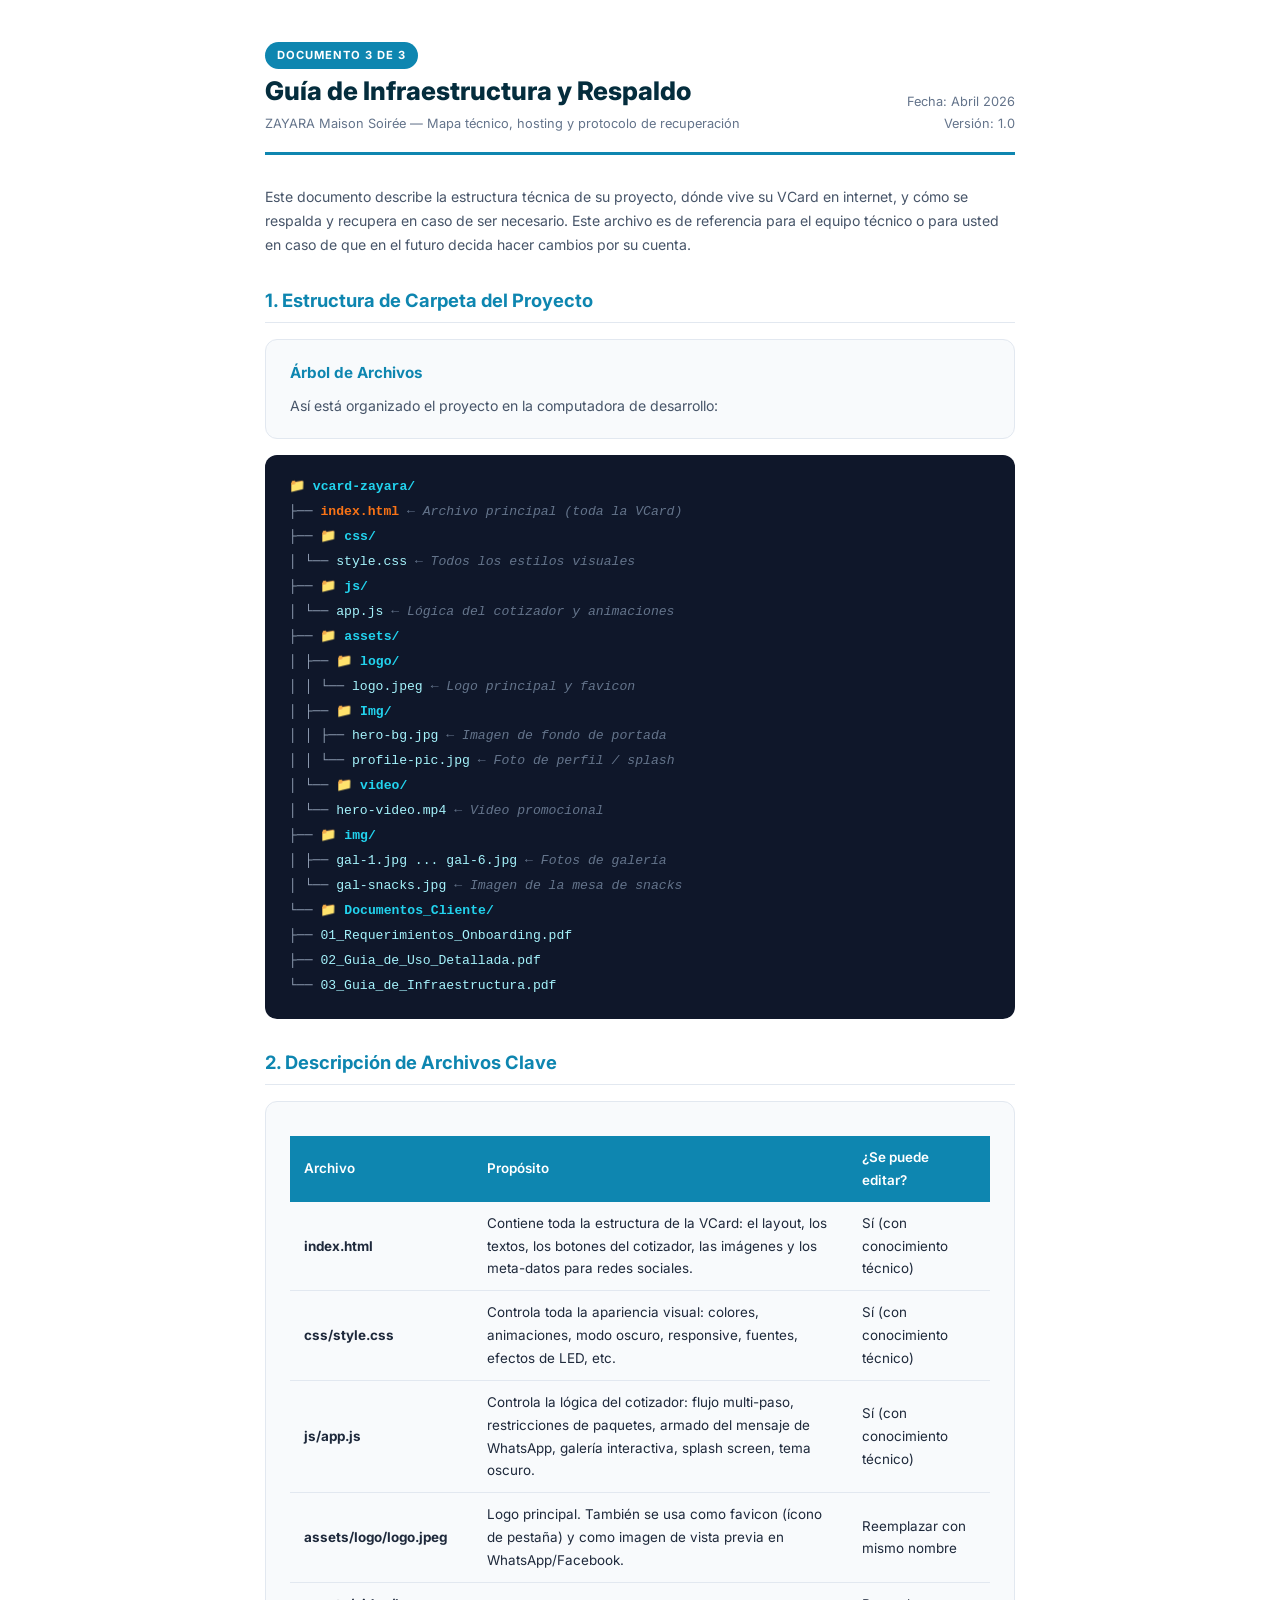
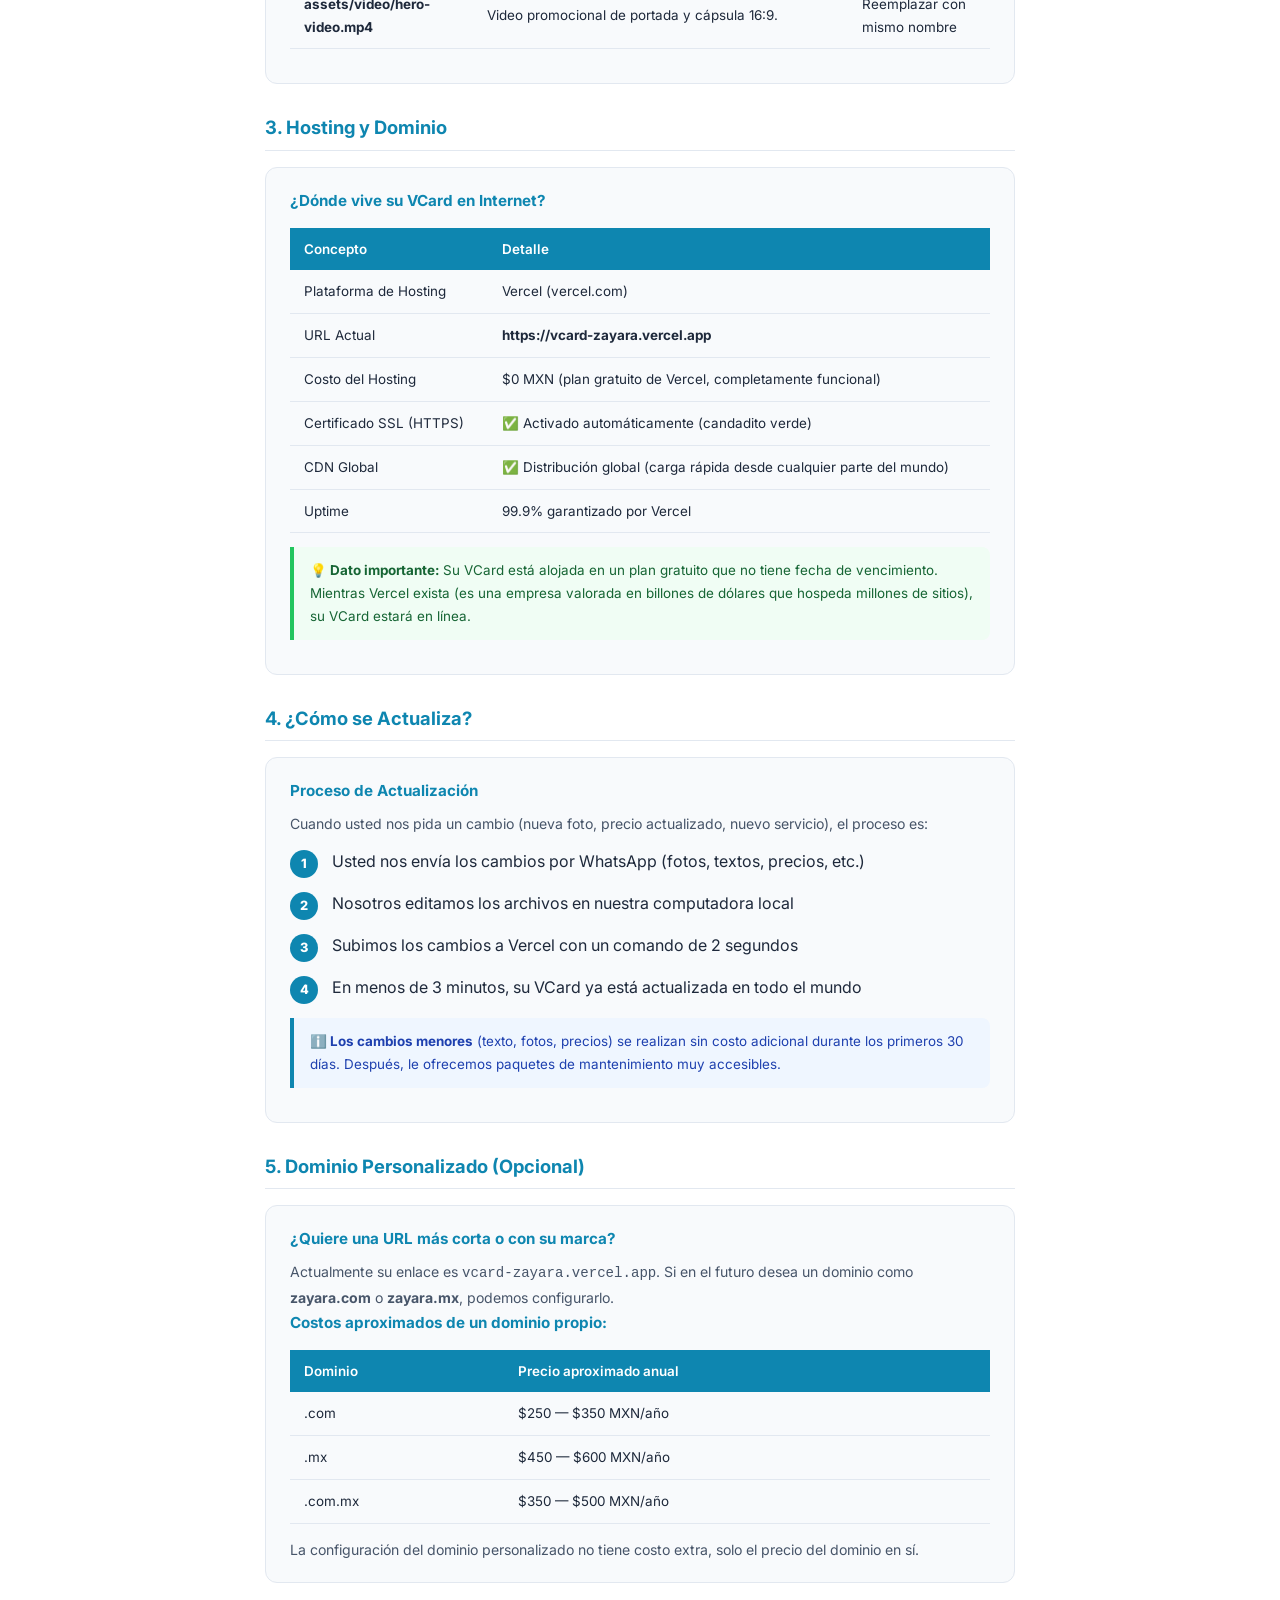
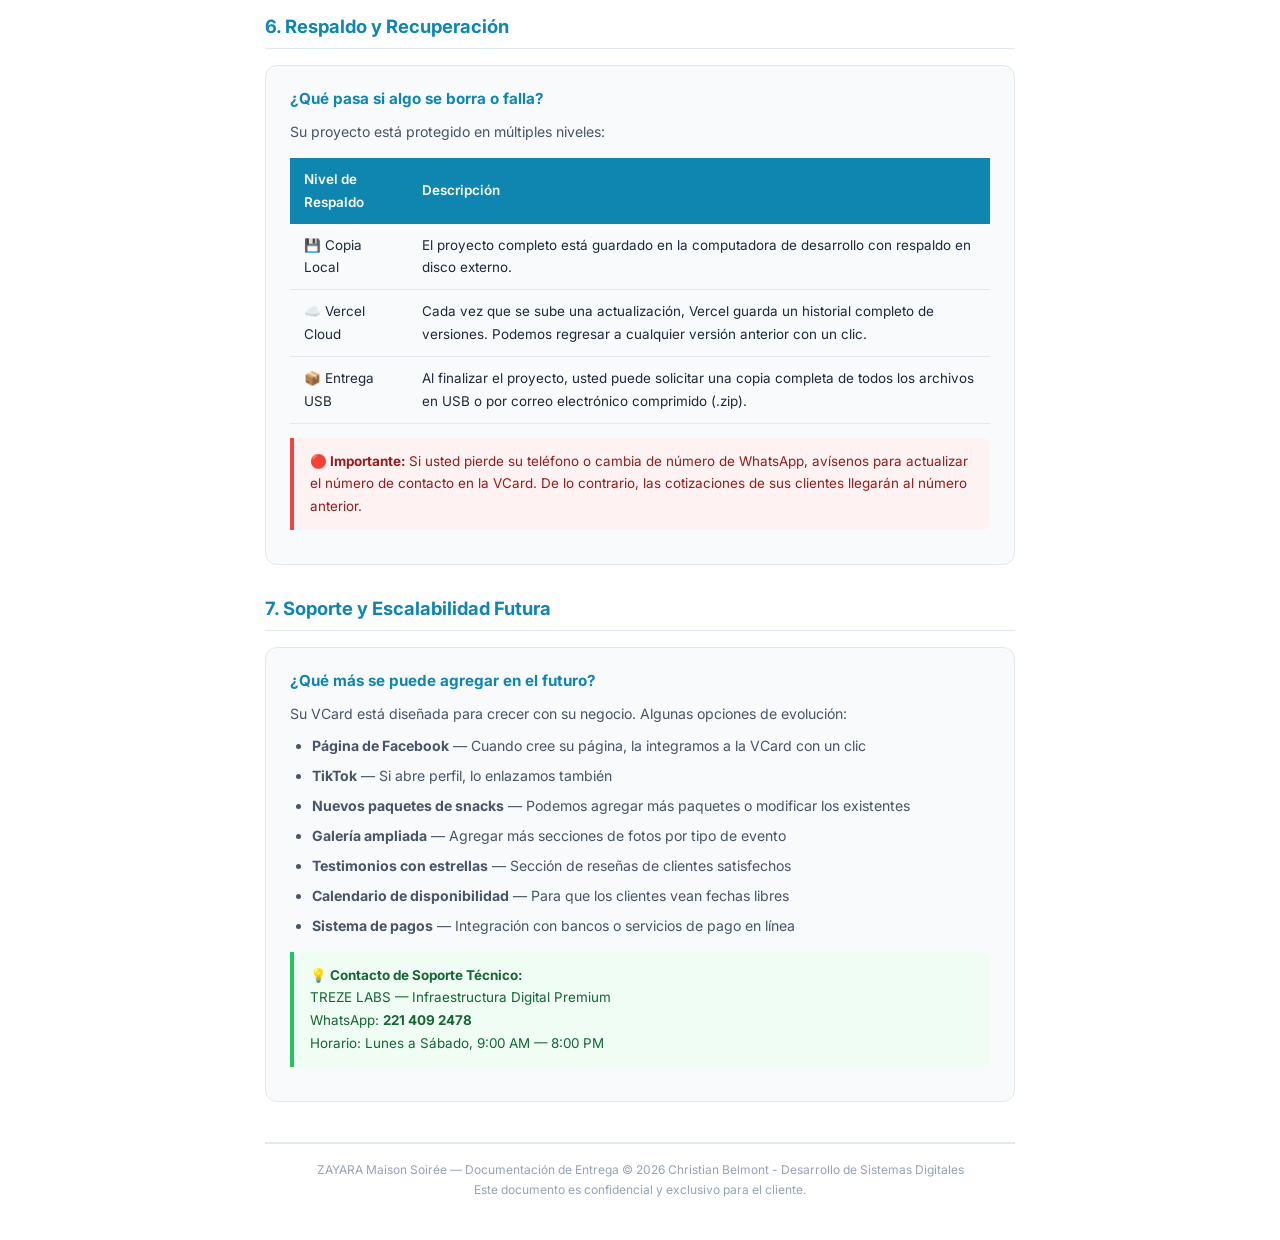
<file: Documentos_Cliente/03_Guia_de_Infraestructura.html>
<!DOCTYPE html>
<html lang="es">
<head>
<meta charset="UTF-8">
<title>ZAYARA Maison Soirée — Guía de Infraestructura y Respaldo</title>
<style>
  @import url('https://fonts.googleapis.com/css2?family=Inter:wght@300;400;600;700;800&display=swap');
  * { margin:0; padding:0; box-sizing:border-box; }
  @page { size: letter; margin: 2cm 2.5cm; }
  body { font-family:'Inter',sans-serif; color:#1e293b; line-height:1.7; padding:40px 50px; max-width:850px; margin:0 auto; }
  .header { border-bottom:3px solid #0e86b0; padding-bottom:18px; margin-bottom:30px; display:flex; justify-content:space-between; align-items:flex-end; }
  .header h1 { font-size:1.6rem; font-weight:800; color:#042d3d; }
  .header .sub { font-size:0.8rem; color:#64748b; }
  .badge { display:inline-block; background:#0e86b0; color:white; padding:4px 12px; border-radius:20px; font-size:0.7rem; font-weight:700; letter-spacing:1px; text-transform:uppercase; }
  h2 { font-size:1.15rem; font-weight:700; color:#0e86b0; margin:28px 0 12px; padding-bottom:6px; border-bottom:1px solid #e2e8f0; }
  h3 { font-size:0.95rem; font-weight:700; color:#334155; margin:18px 0 8px; }
  p, li { font-size:0.88rem; color:#475569; }
  ul, ol { padding-left:22px; margin:8px 0; }
  li { margin:6px 0; }
  .section-card { background:#f8fafc; border:1px solid #e2e8f0; border-radius:12px; padding:20px 24px; margin:16px 0; page-break-inside:avoid; }
  .section-card h3 { margin-top:0; color:#0e86b0; }
  .step { display:flex; gap:14px; margin:12px 0; align-items:flex-start; }
  .step-num { background:#0e86b0; color:white; width:28px; height:28px; border-radius:50%; display:flex; align-items:center; justify-content:center; font-weight:800; font-size:0.8rem; flex-shrink:0; margin-top:2px; }
  .step-text { flex:1; }
  .tip { background:#f0fdf4; border-left:4px solid #22c55e; padding:12px 16px; border-radius:0 8px 8px 0; margin:14px 0; font-size:0.84rem; color:#166534; }
  .warn { background:#fef3c7; border-left:4px solid #f59e0b; padding:12px 16px; border-radius:0 8px 8px 0; margin:14px 0; font-size:0.84rem; color:#92400e; }
  .danger { background:#fef2f2; border-left:4px solid #ef4444; padding:12px 16px; border-radius:0 8px 8px 0; margin:14px 0; font-size:0.84rem; color:#991b1b; }
  .note { background:#eff6ff; border-left:4px solid #0e86b0; padding:12px 16px; border-radius:0 8px 8px 0; margin:14px 0; font-size:0.84rem; color:#1e40af; }
  .tree { font-family:'Courier New', monospace; background:#0f172a; color:#94a3b8; padding:20px 24px; border-radius:12px; font-size:0.82rem; line-height:1.9; margin:16px 0; }
  .tree .folder { color:#22d3ee; font-weight:700; }
  .tree .file { color:#a5f3fc; }
  .tree .desc { color:#64748b; font-style:italic; }
  .tree .critical { color:#f97316; font-weight:700; }
  table { width:100%; border-collapse:collapse; margin:14px 0; font-size:0.84rem; }
  th { background:#0e86b0; color:white; padding:10px 14px; text-align:left; font-weight:600; }
  td { padding:10px 14px; border-bottom:1px solid #e2e8f0; }
  tr:nth-child(even) td { background:#f8fafc; }
  .footer { margin-top:40px; padding-top:16px; border-top:2px solid #e2e8f0; font-size:0.75rem; color:#94a3b8; text-align:center; }
  @media print { body { padding:0; } .section-card, .tree { break-inside:avoid; } }
</style>
</head>
<body>

  <div class="header">
    <div>
      <span class="badge">Documento 3 de 3</span>
      <h1>Guía de Infraestructura y Respaldo</h1>
      <p class="sub">ZAYARA Maison Soirée — Mapa técnico, hosting y protocolo de recuperación</p>
    </div>
    <div style="text-align:right;">
      <p class="sub">Fecha: Abril 2026</p>
      <p class="sub">Versión: 1.0</p>
    </div>
  </div>

  <p>Este documento describe la estructura técnica de su proyecto, dónde vive su VCard en internet, y cómo se respalda y recupera en caso de ser necesario. Este archivo es de referencia para el equipo técnico o para usted en caso de que en el futuro decida hacer cambios por su cuenta.</p>

  <!-- SECCIÓN 1 -->
  <h2>1. Estructura de Carpeta del Proyecto</h2>
  <div class="section-card">
    <h3>Árbol de Archivos</h3>
    <p>Así está organizado el proyecto en la computadora de desarrollo:</p>
  </div>

  <div class="tree">
    <span class="folder">📁 vcard-zayara/</span><br>
    ├── <span class="critical">index.html</span> <span class="desc">← Archivo principal (toda la VCard)</span><br>
    ├── <span class="folder">📁 css/</span><br>
    │   └── <span class="file">style.css</span> <span class="desc">← Todos los estilos visuales</span><br>
    ├── <span class="folder">📁 js/</span><br>
    │   └── <span class="file">app.js</span> <span class="desc">← Lógica del cotizador y animaciones</span><br>
    ├── <span class="folder">📁 assets/</span><br>
    │   ├── <span class="folder">📁 logo/</span><br>
    │   │   └── <span class="file">logo.jpeg</span> <span class="desc">← Logo principal y favicon</span><br>
    │   ├── <span class="folder">📁 Img/</span><br>
    │   │   ├── <span class="file">hero-bg.jpg</span> <span class="desc">← Imagen de fondo de portada</span><br>
    │   │   └── <span class="file">profile-pic.jpg</span> <span class="desc">← Foto de perfil / splash</span><br>
    │   └── <span class="folder">📁 video/</span><br>
    │       └── <span class="file">hero-video.mp4</span> <span class="desc">← Video promocional</span><br>
    ├── <span class="folder">📁 img/</span><br>
    │   ├── <span class="file">gal-1.jpg ... gal-6.jpg</span> <span class="desc">← Fotos de galería</span><br>
    │   └── <span class="file">gal-snacks.jpg</span> <span class="desc">← Imagen de la mesa de snacks</span><br>
    └── <span class="folder">📁 Documentos_Cliente/</span><br>
        ├── <span class="file">01_Requerimientos_Onboarding.pdf</span><br>
        ├── <span class="file">02_Guia_de_Uso_Detallada.pdf</span><br>
        └── <span class="file">03_Guia_de_Infraestructura.pdf</span><br>
  </div>

  <!-- SECCIÓN 2 -->
  <h2>2. Descripción de Archivos Clave</h2>
  <div class="section-card">
    <table>
      <tr><th>Archivo</th><th>Propósito</th><th>¿Se puede editar?</th></tr>
      <tr><td><strong>index.html</strong></td><td>Contiene toda la estructura de la VCard: el layout, los textos, los botones del cotizador, las imágenes y los meta-datos para redes sociales.</td><td>Sí (con conocimiento técnico)</td></tr>
      <tr><td><strong>css/style.css</strong></td><td>Controla toda la apariencia visual: colores, animaciones, modo oscuro, responsive, fuentes, efectos de LED, etc.</td><td>Sí (con conocimiento técnico)</td></tr>
      <tr><td><strong>js/app.js</strong></td><td>Controla la lógica del cotizador: flujo multi-paso, restricciones de paquetes, armado del mensaje de WhatsApp, galería interactiva, splash screen, tema oscuro.</td><td>Sí (con conocimiento técnico)</td></tr>
      <tr><td><strong>assets/logo/logo.jpeg</strong></td><td>Logo principal. También se usa como favicon (ícono de pestaña) y como imagen de vista previa en WhatsApp/Facebook.</td><td>Reemplazar con mismo nombre</td></tr>
      <tr><td><strong>assets/video/hero-video.mp4</strong></td><td>Video promocional de portada y cápsula 16:9.</td><td>Reemplazar con mismo nombre</td></tr>
    </table>
  </div>

  <!-- SECCIÓN 3 -->
  <h2>3. Hosting y Dominio</h2>
  <div class="section-card">
    <h3>¿Dónde vive su VCard en Internet?</h3>
    <table>
      <tr><th>Concepto</th><th>Detalle</th></tr>
      <tr><td>Plataforma de Hosting</td><td>Vercel (vercel.com)</td></tr>
      <tr><td>URL Actual</td><td><strong>https://vcard-zayara.vercel.app</strong></td></tr>
      <tr><td>Costo del Hosting</td><td>$0 MXN (plan gratuito de Vercel, completamente funcional)</td></tr>
      <tr><td>Certificado SSL (HTTPS)</td><td>✅ Activado automáticamente (candadito verde)</td></tr>
      <tr><td>CDN Global</td><td>✅ Distribución global (carga rápida desde cualquier parte del mundo)</td></tr>
      <tr><td>Uptime</td><td>99.9% garantizado por Vercel</td></tr>
    </table>
    <div class="tip">
      <strong>💡 Dato importante:</strong> Su VCard está alojada en un plan gratuito que no tiene fecha de vencimiento. Mientras Vercel exista (es una empresa valorada en billones de dólares que hospeda millones de sitios), su VCard estará en línea.
    </div>
  </div>

  <!-- SECCIÓN 4 -->
  <h2>4. ¿Cómo se Actualiza?</h2>
  <div class="section-card">
    <h3>Proceso de Actualización</h3>
    <p>Cuando usted nos pida un cambio (nueva foto, precio actualizado, nuevo servicio), el proceso es:</p>
    <div class="step">
      <div class="step-num">1</div>
      <div class="step-text">Usted nos envía los cambios por WhatsApp (fotos, textos, precios, etc.)</div>
    </div>
    <div class="step">
      <div class="step-num">2</div>
      <div class="step-text">Nosotros editamos los archivos en nuestra computadora local</div>
    </div>
    <div class="step">
      <div class="step-num">3</div>
      <div class="step-text">Subimos los cambios a Vercel con un comando de 2 segundos</div>
    </div>
    <div class="step">
      <div class="step-num">4</div>
      <div class="step-text">En menos de 3 minutos, su VCard ya está actualizada en todo el mundo</div>
    </div>
    <div class="note">
      <strong>ℹ️ Los cambios menores</strong> (texto, fotos, precios) se realizan sin costo adicional durante los primeros 30 días. Después, le ofrecemos paquetes de mantenimiento muy accesibles.
    </div>
  </div>

  <!-- SECCIÓN 5 -->
  <h2>5. Dominio Personalizado (Opcional)</h2>
  <div class="section-card">
    <h3>¿Quiere una URL más corta o con su marca?</h3>
    <p>Actualmente su enlace es <code>vcard-zayara.vercel.app</code>. Si en el futuro desea un dominio como <strong>zayara.com</strong> o <strong>zayara.mx</strong>, podemos configurarlo.</p>
    
    <h3>Costos aproximados de un dominio propio:</h3>
    <table>
      <tr><th>Dominio</th><th>Precio aproximado anual</th></tr>
      <tr><td>.com</td><td>$250 — $350 MXN/año</td></tr>
      <tr><td>.mx</td><td>$450 — $600 MXN/año</td></tr>
      <tr><td>.com.mx</td><td>$350 — $500 MXN/año</td></tr>
    </table>
    <p>La configuración del dominio personalizado no tiene costo extra, solo el precio del dominio en sí.</p>
  </div>

  <!-- SECCIÓN 6 -->
  <h2>6. Respaldo y Recuperación</h2>
  <div class="section-card">
    <h3>¿Qué pasa si algo se borra o falla?</h3>
    <p>Su proyecto está protegido en múltiples niveles:</p>
    <table>
      <tr><th>Nivel de Respaldo</th><th>Descripción</th></tr>
      <tr><td>💾 Copia Local</td><td>El proyecto completo está guardado en la computadora de desarrollo con respaldo en disco externo.</td></tr>
      <tr><td>☁️ Vercel Cloud</td><td>Cada vez que se sube una actualización, Vercel guarda un historial completo de versiones. Podemos regresar a cualquier versión anterior con un clic.</td></tr>
      <tr><td>📦 Entrega USB</td><td>Al finalizar el proyecto, usted puede solicitar una copia completa de todos los archivos en USB o por correo electrónico comprimido (.zip).</td></tr>
    </table>
    <div class="danger">
      <strong>🔴 Importante:</strong> Si usted pierde su teléfono o cambia de número de WhatsApp, avísenos para actualizar el número de contacto en la VCard. De lo contrario, las cotizaciones de sus clientes llegarán al número anterior.
    </div>
  </div>

  <!-- SECCIÓN 7 -->
  <h2>7. Soporte y Escalabilidad Futura</h2>
  <div class="section-card">
    <h3>¿Qué más se puede agregar en el futuro?</h3>
    <p>Su VCard está diseñada para crecer con su negocio. Algunas opciones de evolución:</p>
    <ul>
      <li><strong>Página de Facebook</strong> — Cuando cree su página, la integramos a la VCard con un clic</li>
      <li><strong>TikTok</strong> — Si abre perfil, lo enlazamos también</li>
      <li><strong>Nuevos paquetes de snacks</strong> — Podemos agregar más paquetes o modificar los existentes</li>
      <li><strong>Galería ampliada</strong> — Agregar más secciones de fotos por tipo de evento</li>
      <li><strong>Testimonios con estrellas</strong> — Sección de reseñas de clientes satisfechos</li>
      <li><strong>Calendario de disponibilidad</strong> — Para que los clientes vean fechas libres</li>
      <li><strong>Sistema de pagos</strong> — Integración con bancos o servicios de pago en línea</li>
    </ul>
    <div class="tip">
      <strong>💡 Contacto de Soporte Técnico:</strong><br>
      TREZE LABS — Infraestructura Digital Premium<br>
      WhatsApp: <strong>221 409 2478</strong><br>
      Horario: Lunes a Sábado, 9:00 AM — 8:00 PM
    </div>
  </div>

  <div class="footer">
    ZAYARA Maison Soirée — Documentación de Entrega &copy; 2026 Christian Belmont - Desarrollo de Sistemas Digitales<br>
    Este documento es confidencial y exclusivo para el cliente.
  </div>
</body>
</html>
</file>
